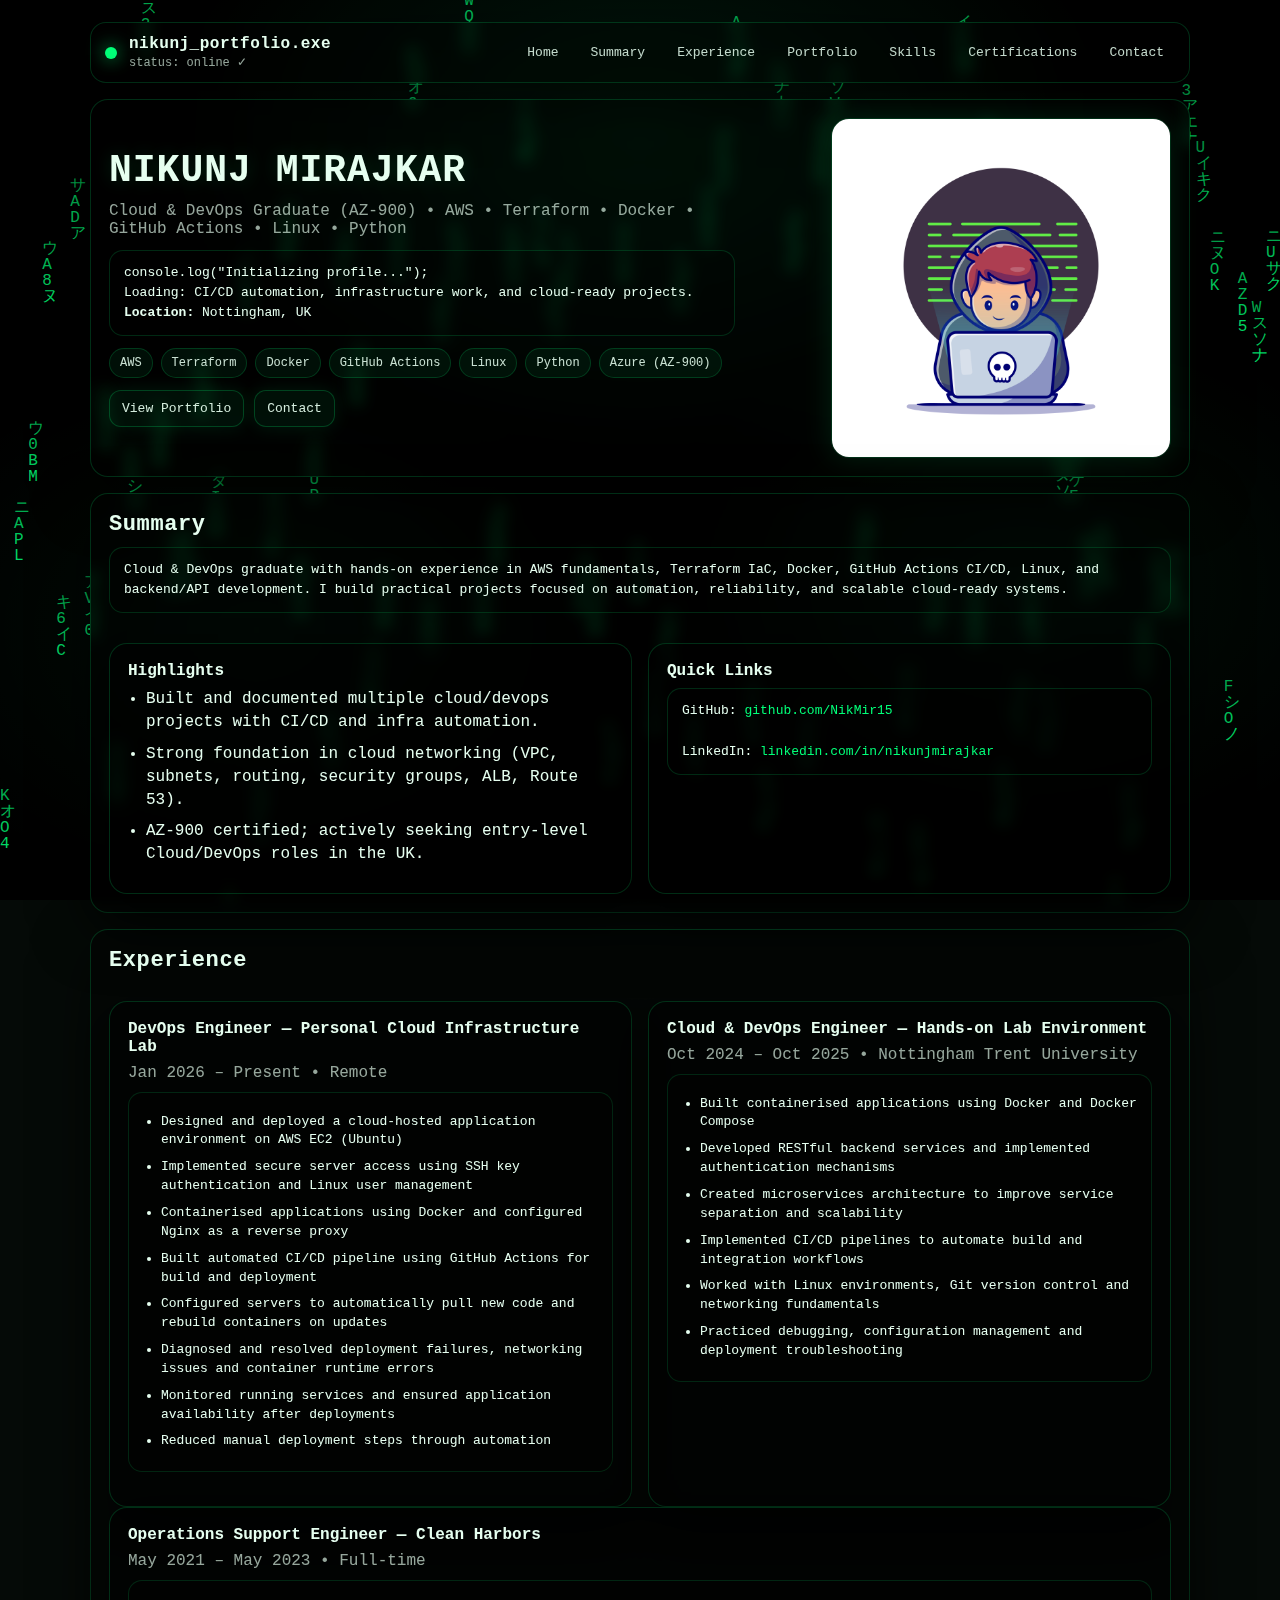
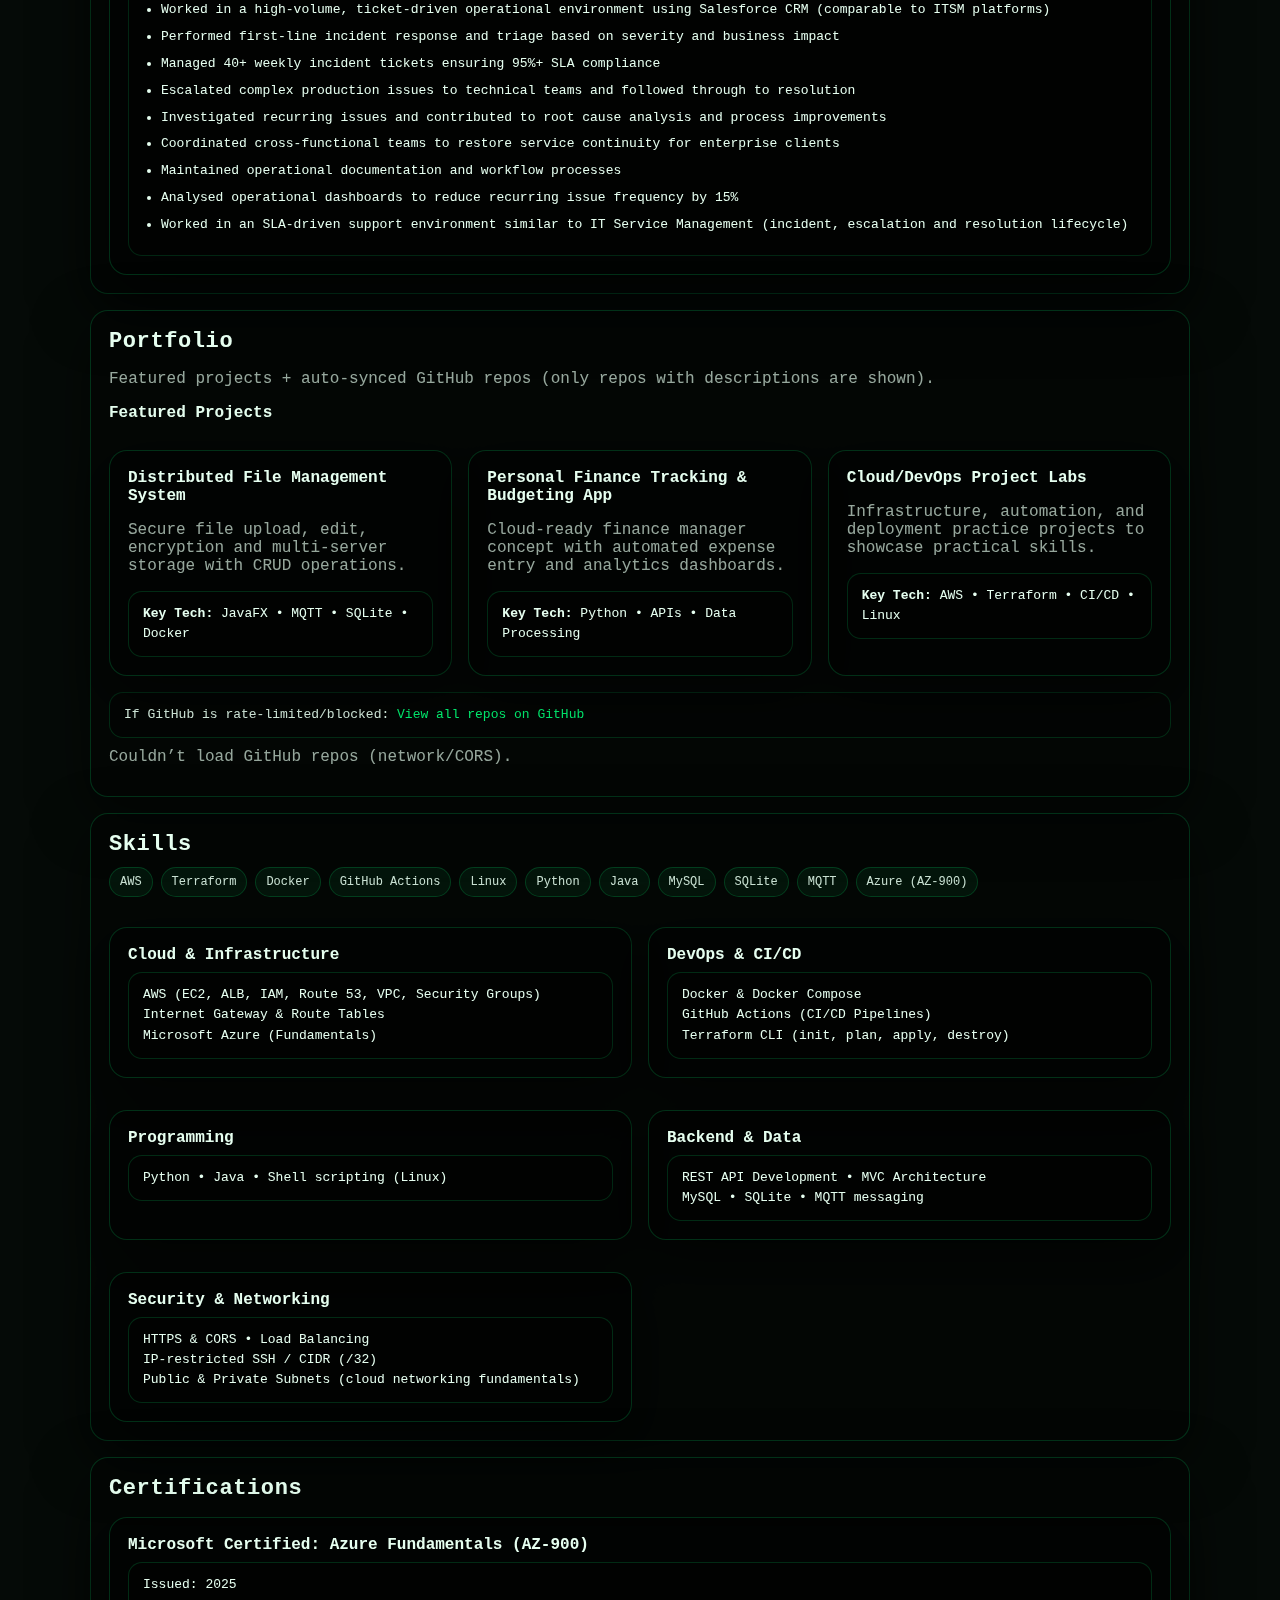
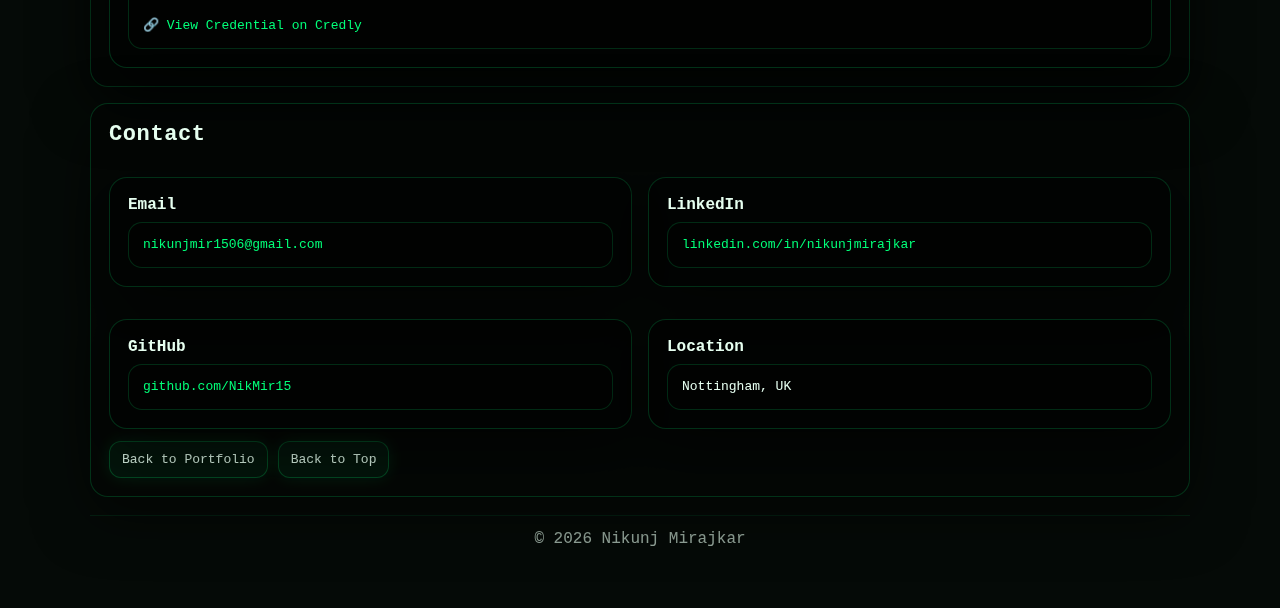
<file: index.html>
<!doctype html>
<html lang="en">
<head>
  <meta charset="utf-8" />
  <meta name="viewport" content="width=device-width,initial-scale=1" />
  <title>Nikunj Mirajkar — Cloud & DevOps (Matrix)</title>
  <meta name="description" content="Single-page Matrix-themed Cloud & DevOps portfolio of Nikunj Mirajkar (AZ-900). AWS, Terraform, Docker, GitHub Actions, Linux, Python." />
  <meta name="theme-color" content="#050a07" />
  <link rel="stylesheet" href="css/styles.css" />
</head>

<body>
  <!-- Matrix background -->
  <canvas id="matrix" aria-hidden="true"></canvas>
  <div class="matrix-overlay" aria-hidden="true"></div>

  <div class="page">
    <div class="container">

      <!-- Header -->
      <header class="header">
        <div class="brand">
          <span class="brand-badge"></span>
          <div class="brand-text">
            <div class="brand-name">nikunj_portfolio.exe</div>
            <div class="brand-sub">status: online ✓</div>
          </div>
        </div>

        <button class="nav-toggle" aria-label="Toggle navigation" aria-expanded="false">&#9776;</button>

        <!-- Single-page nav (anchors) -->
        <nav class="nav" id="main-nav">
          <a href="#home">Home</a>
          <a href="#summary">Summary</a>
          <a href="#experience">Experience</a>
          <a href="#portfolio">Portfolio</a>
          <a href="#skills">Skills</a>
          <a href="#certifications">Certifications</a>
          <a href="#contact">Contact</a>
        </nav>
      </header>

      <!-- HOME -->
      <section id="home" class="card">
        <div class="hero">
          <div class="hero-left">
            <h1 class="h1">NIKUNJ MIRAJKAR</h1>
            <p class="muted hero-sub">
              Cloud & DevOps Graduate (AZ-900) • AWS • Terraform • Docker • GitHub Actions • Linux • Python
            </p>

            <div class="terminal">
              console.log("Initializing profile...");<br>
              Loading: CI/CD automation, infrastructure work, and cloud-ready projects.<br>
              <strong>Location:</strong> Nottingham, UK
            </div>

            <div class="kv">
              <div class="chip">AWS</div>
              <div class="chip">Terraform</div>
              <div class="chip">Docker</div>
              <div class="chip">GitHub Actions</div>
              <div class="chip">Linux</div>
              <div class="chip">Python</div>
              <div class="chip">Azure (AZ-900)</div>
            </div>

            <div class="cta-row">
              <a class="neon-btn" href="#portfolio">View Portfolio</a>
              <a class="neon-btn" href="#contact">Contact</a>
            </div>
          </div>

          <div class="hero-right">
            <img class="hero-image" src="img/profile.jpg" alt="Nikunj Mirajkar" loading="lazy" />
          </div>
        </div>
      </section>

      <!-- SUMMARY -->
      <section id="summary" class="card">
        <h2 class="h2">Summary</h2>

        <div class="terminal">
          Cloud & DevOps graduate with hands-on experience in AWS fundamentals, Terraform IaC, Docker,
          GitHub Actions CI/CD, Linux, and backend/API development. I build practical projects focused
          on automation, reliability, and scalable cloud-ready systems.
        </div>

        <div class="grid-2">
          <div class="card soft">
            <h3 class="h3">Highlights</h3>
            <ul class="list">
              <li>Built and documented multiple cloud/devops projects with CI/CD and infra automation.</li>
              <li>Strong foundation in cloud networking (VPC, subnets, routing, security groups, ALB, Route 53).</li>
              <li>AZ-900 certified; actively seeking entry-level Cloud/DevOps roles in the UK.</li>
            </ul>
          </div>

          <div class="card soft">
            <h3 class="h3">Quick Links</h3>
            <div class="terminal">
              GitHub: <a class="link" href="https://github.com/NikMir15" target="_blank" rel="noopener">github.com/NikMir15</a><br><br>
              LinkedIn: <a class="link" href="https://www.linkedin.com/in/nikunjmirajkar/" target="_blank" rel="noopener">linkedin.com/in/nikunjmirajkar</a>
            </div>
          </div>
        </div>
      </section>

      <!-- EXPERIENCE (MOVED UP) -->
      <section id="experience" class="card">
        <h2 class="h2">Experience</h2>

        <div class="exp-grid">
          <div class="card soft exp-card">
            <h3 class="h3">DevOps Engineer — Personal Cloud Infrastructure Lab</h3>
            <div class="muted">Jan 2026 – Present • Remote</div>

            <div class="terminal exp-body">
              <ul class="list exp-list">
                <li>Designed and deployed a cloud-hosted application environment on AWS EC2 (Ubuntu)</li>
                <li>Implemented secure server access using SSH key authentication and Linux user management</li>
                <li>Containerised applications using Docker and configured Nginx as a reverse proxy</li>
                <li>Built automated CI/CD pipeline using GitHub Actions for build and deployment</li>
                <li>Configured servers to automatically pull new code and rebuild containers on updates</li>
                <li>Diagnosed and resolved deployment failures, networking issues and container runtime errors</li>
                <li>Monitored running services and ensured application availability after deployments</li>
                <li>Reduced manual deployment steps through automation</li>
              </ul>
            </div>
          </div>

          <div class="card soft exp-card">
            <h3 class="h3">Cloud & DevOps Engineer — Hands-on Lab Environment</h3>
            <div class="muted">Oct 2024 – Oct 2025 • Nottingham Trent University</div>

            <div class="terminal exp-body">
              <ul class="list exp-list">
                <li>Built containerised applications using Docker and Docker Compose</li>
                <li>Developed RESTful backend services and implemented authentication mechanisms</li>
                <li>Created microservices architecture to improve service separation and scalability</li>
                <li>Implemented CI/CD pipelines to automate build and integration workflows</li>
                <li>Worked with Linux environments, Git version control and networking fundamentals</li>
                <li>Practiced debugging, configuration management and deployment troubleshooting</li>
              </ul>
            </div>
          </div>
        </div>

        <div class="card soft exp-card exp-full">
          <h3 class="h3">Operations Support Engineer — Clean Harbors</h3>
          <div class="muted">May 2021 – May 2023 • Full-time</div>

          <div class="terminal exp-body">
            <ul class="list exp-list">
              <li>Worked in a high-volume, ticket-driven operational environment using Salesforce CRM (comparable to ITSM platforms)</li>
              <li>Performed first-line incident response and triage based on severity and business impact</li>
              <li>Managed 40+ weekly incident tickets ensuring 95%+ SLA compliance</li>
              <li>Escalated complex production issues to technical teams and followed through to resolution</li>
              <li>Investigated recurring issues and contributed to root cause analysis and process improvements</li>
              <li>Coordinated cross-functional teams to restore service continuity for enterprise clients</li>
              <li>Maintained operational documentation and workflow processes</li>
              <li>Analysed operational dashboards to reduce recurring issue frequency by 15%</li>
              <li>Worked in an SLA-driven support environment similar to IT Service Management (incident, escalation and resolution lifecycle)</li>
            </ul>
          </div>
        </div>
      </section>

      <!-- PORTFOLIO -->
      <section id="portfolio" class="card">
        <h2 class="h2">Portfolio</h2>
        <p class="muted">Featured projects + auto-synced GitHub repos (only repos with descriptions are shown).</p>

        <h3 class="h3" style="margin-top:14px">Featured Projects</h3>
        <div class="projects-grid">
          <div class="project card soft">
            <h3 class="h3">Distributed File Management System</h3>
            <p class="muted">Secure file upload, edit, encryption and multi-server storage with CRUD operations.</p>
            <div class="terminal"><strong>Key Tech:</strong> JavaFX • MQTT • SQLite • Docker</div>
          </div>

          <div class="project card soft">
            <h3 class="h3">Personal Finance Tracking & Budgeting App</h3>
            <p class="muted">Cloud-ready finance manager concept with automated expense entry and analytics dashboards.</p>
            <div class="terminal"><strong>Key Tech:</strong> Python • APIs • Data Processing</div>
          </div>

          <div class="project card soft">
            <h3 class="h3">Cloud/DevOps Project Labs</h3>
            <p class="muted">Infrastructure, automation, and deployment practice projects to showcase practical skills.</p>
            <div class="terminal"><strong>Key Tech:</strong> AWS • Terraform • CI/CD • Linux</div>
          </div>
        </div>

        <div class="terminal" style="margin-top:16px">
          If GitHub is rate-limited/blocked: <a class="link" href="https://github.com/NikMir15" target="_blank" rel="noopener">View all repos on GitHub</a>
        </div>

        <div id="github-status" class="muted" style="margin-top:10px">Loading GitHub repos…</div>
        <div id="github-repos" class="projects-grid" style="margin-top:12px"></div>
      </section>

      <!-- SKILLS -->
      <section id="skills" class="card">
        <h2 class="h2">Skills</h2>

        <div class="kv" style="margin-top:6px">
          <div class="chip">AWS</div>
          <div class="chip">Terraform</div>
          <div class="chip">Docker</div>
          <div class="chip">GitHub Actions</div>
          <div class="chip">Linux</div>
          <div class="chip">Python</div>
          <div class="chip">Java</div>
          <div class="chip">MySQL</div>
          <div class="chip">SQLite</div>
          <div class="chip">MQTT</div>
          <div class="chip">Azure (AZ-900)</div>
        </div>

        <div class="grid-2">
          <div class="card soft">
            <h3 class="h3">Cloud & Infrastructure</h3>
            <div class="terminal">
              AWS (EC2, ALB, IAM, Route 53, VPC, Security Groups)<br>
              Internet Gateway & Route Tables<br>
              Microsoft Azure (Fundamentals)
            </div>
          </div>

          <div class="card soft">
            <h3 class="h3">DevOps & CI/CD</h3>
            <div class="terminal">
              Docker & Docker Compose<br>
              GitHub Actions (CI/CD Pipelines)<br>
              Terraform CLI (init, plan, apply, destroy)
            </div>
          </div>

          <div class="card soft">
            <h3 class="h3">Programming</h3>
            <div class="terminal">Python • Java • Shell scripting (Linux)</div>
          </div>

          <div class="card soft">
            <h3 class="h3">Backend & Data</h3>
            <div class="terminal">
              REST API Development • MVC Architecture<br>
              MySQL • SQLite • MQTT messaging
            </div>
          </div>

          <div class="card soft">
            <h3 class="h3">Security & Networking</h3>
            <div class="terminal">
              HTTPS & CORS • Load Balancing<br>
              IP-restricted SSH / CIDR (/32)<br>
              Public & Private Subnets (cloud networking fundamentals)
            </div>
          </div>
        </div>
      </section>

      <!-- CERTIFICATIONS -->
      <section id="certifications" class="card">
        <h2 class="h2">Certifications</h2>

        <div class="card soft">
          <h3 class="h3">Microsoft Certified: Azure Fundamentals (AZ-900)</h3>
          <div class="terminal">
            Issued: 2025<br><br>
            🔗 <a class="link" href="https://www.credly.com/earner/earned/badge/744eed9d-8a6a-4895-b4ea-1fd875c58ef8" target="_blank" rel="noopener">
              View Credential on Credly
            </a>
          </div>
        </div>
      </section>

      <!-- CONTACT -->
      <section id="contact" class="card">
        <h2 class="h2">Contact</h2>

        <div class="grid-2">
          <div class="card soft">
            <h3 class="h3">Email</h3>
            <div class="terminal">
              <a class="link" href="mailto:nikunjmir1506@gmail.com">nikunjmir1506@gmail.com</a>
            </div>
          </div>

          <div class="card soft">
            <h3 class="h3">LinkedIn</h3>
            <div class="terminal">
              <a class="link" href="https://www.linkedin.com/in/nikunjmirajkar/" target="_blank" rel="noopener">
                linkedin.com/in/nikunjmirajkar
              </a>
            </div>
          </div>

          <div class="card soft">
            <h3 class="h3">GitHub</h3>
            <div class="terminal">
              <a class="link" href="https://github.com/NikMir15" target="_blank" rel="noopener">
                github.com/NikMir15
              </a>
            </div>
          </div>

          <div class="card soft">
            <h3 class="h3">Location</h3>
            <div class="terminal">Nottingham, UK</div>
          </div>
        </div>

        <div class="cta-row">
          <a class="neon-btn" href="#portfolio">Back to Portfolio</a>
          <a class="neon-btn" href="#home">Back to Top</a>
        </div>
      </section>

      <footer class="footer">
        <div class="muted">© <span id="year"></span> Nikunj Mirajkar</div>
      </footer>

    </div>
  </div>

  <script src="js/main.js" defer></script>
  <script src="js/github-projects.js" defer></script>
</body>
</html>
</file>
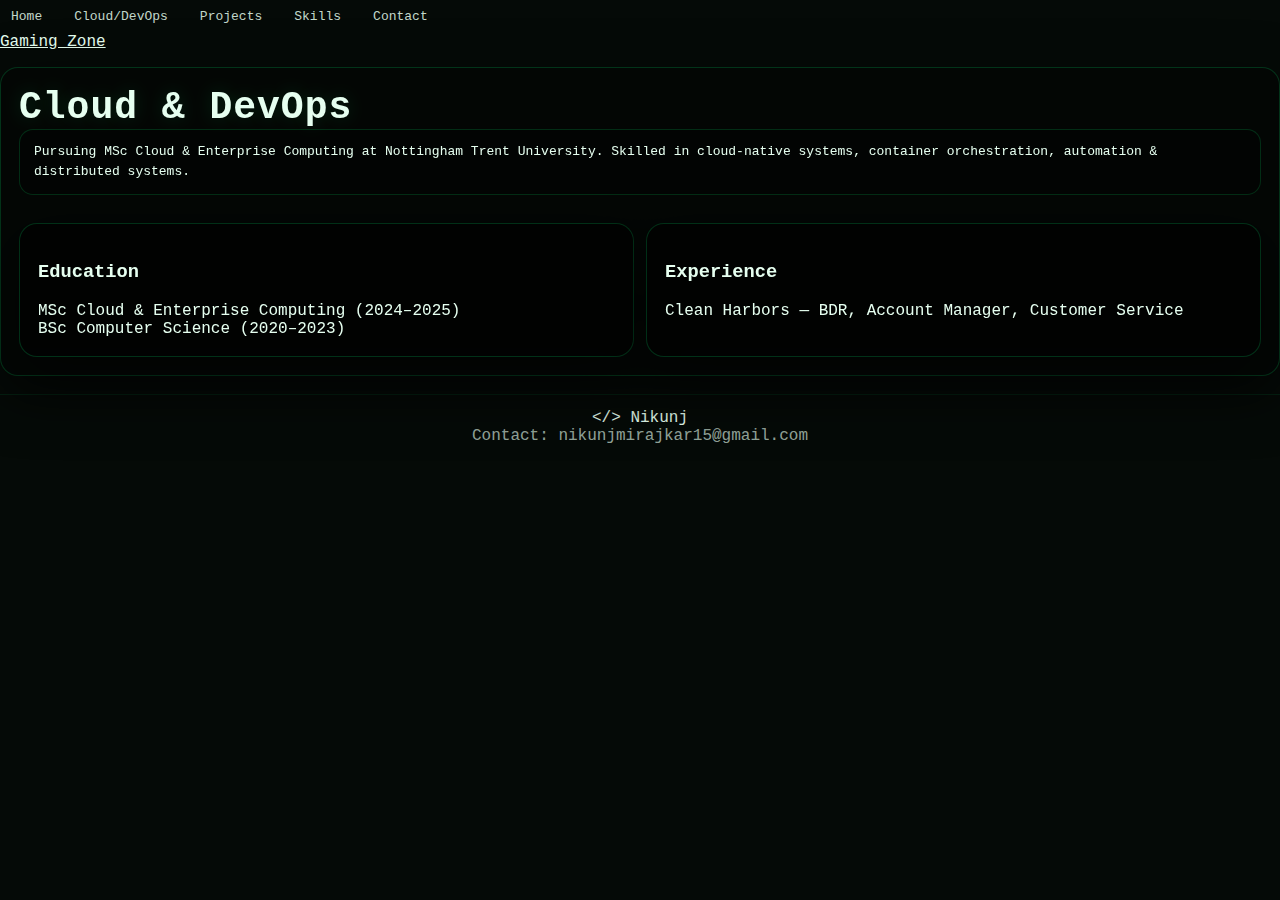
<file: about.html>
<!doctype html>
<html lang="en">

<head>
    <meta charset="utf-8" />
    <title>About — Nikunj</title>
    <link rel="stylesheet" href="css/styles.css" />
</head>

<body>
            <button class="nav-toggle" aria-label="Toggle navigation">&#9776;</button>
            <nav class="nav" id="main-nav">
                <a href="index.html">Home</a>
                <a href="about.html">Cloud/DevOps</a>
                <a href="projects.html">Projects</a>
                <a href="skills.html">Skills</a>
                <a href="contact.html">Contact</a>
            </nav>
            <a href="gaming.html" class="gaming-nav-link">Gaming Zone</a>
        </header>

        <section class="card">
            <h1 class="h1">Cloud & DevOps</h1>
            <div class="terminal">
                Pursuing MSc Cloud & Enterprise Computing at Nottingham Trent University.
                Skilled in cloud-native systems, container orchestration, automation & distributed systems.
            </div>

            <div style="display:grid;grid-template-columns:1fr 1fr;gap:12px;margin-top:12px">
                <div class="card">
                    <h3>Education</h3>
                    <div>MSc Cloud & Enterprise Computing (2024–2025)</div>
                    <div>BSc Computer Science (2020–2023)</div>
                </div>

                <div class="card">
                    <h3>Experience</h3>
                    <div>Clean Harbors — BDR, Account Manager, Customer Service</div>
                </div>
            </div>
        </section>

        <footer class="footer">
            <div>&lt;/&gt; Nikunj</div>
            <div style="color:var(--muted)">Contact: nikunjmirajkar15@gmail.com</div>
        </footer>

    </div>
</body>

</html>
</file>
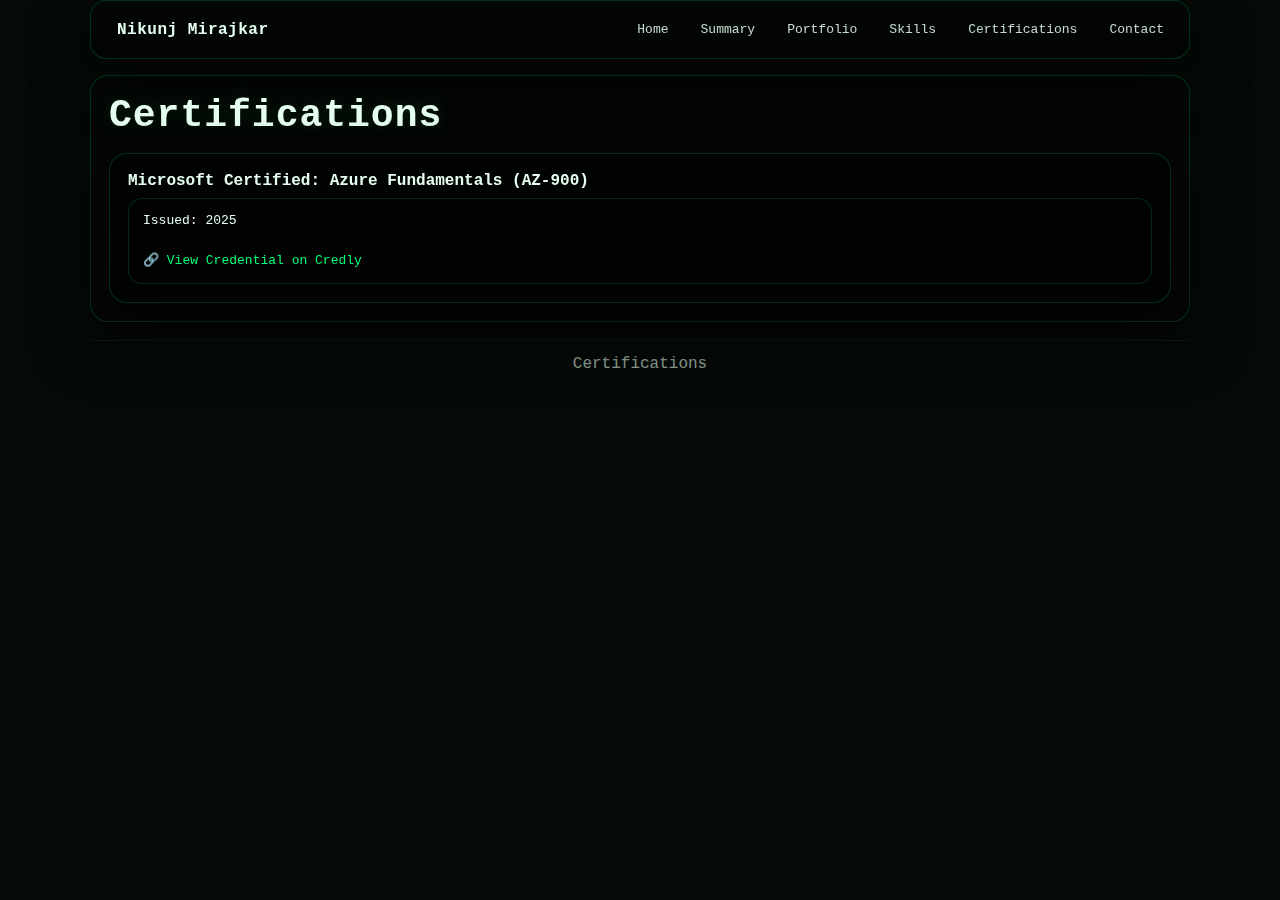
<file: certifications.html>
<!doctype html>
<html lang="en">
<head>
  <meta charset="utf-8" />
  <meta name="viewport" content="width=device-width,initial-scale=1" />
  <title>Certifications — Nikunj Mirajkar</title>
  <meta name="description" content="Certifications of Nikunj Mirajkar (AZ-900)." />
  <link rel="canonical" href="https://nikunjmirajkar.com/certifications.html" />
  <link rel="stylesheet" href="css/styles.css" />
</head>

<body>
  <div class="container">
    <header class="header">
      <div class="brand">
        <span class="brand-dot"></span>
        <span class="brand-name">Nikunj Mirajkar</span>
      </div>

      <button class="nav-toggle" aria-label="Toggle navigation">&#9776;</button>
      <nav class="nav" id="main-nav">
        <a href="index.html">Home</a>
        <a href="summary.html">Summary</a>
        <a href="projects.html">Portfolio</a>
        <a href="skills.html">Skills</a>
        <a href="certifications.html">Certifications</a>
        <a href="contact.html">Contact</a>
      </nav>
    </header>

    <section class="card">
      <h1 class="h1">Certifications</h1>

      <div class="card soft">
        <h3 class="h3">Microsoft Certified: Azure Fundamentals (AZ-900)</h3>
        <div class="terminal">
          Issued: 2025<br><br>
          🔗 <a class="link" href="https://www.credly.com/earner/earned/badge/744eed9d-8a6a-4895-b4ea-1fd875c58ef8" target="_blank" rel="noopener">
            View Credential on Credly
          </a>
        </div>
      </div>
    </section>

    <footer class="footer">
      <div class="muted">Certifications</div>
    </footer>
  </div>

  <script src="js/main.js"></script>
</body>
</html>
</file>
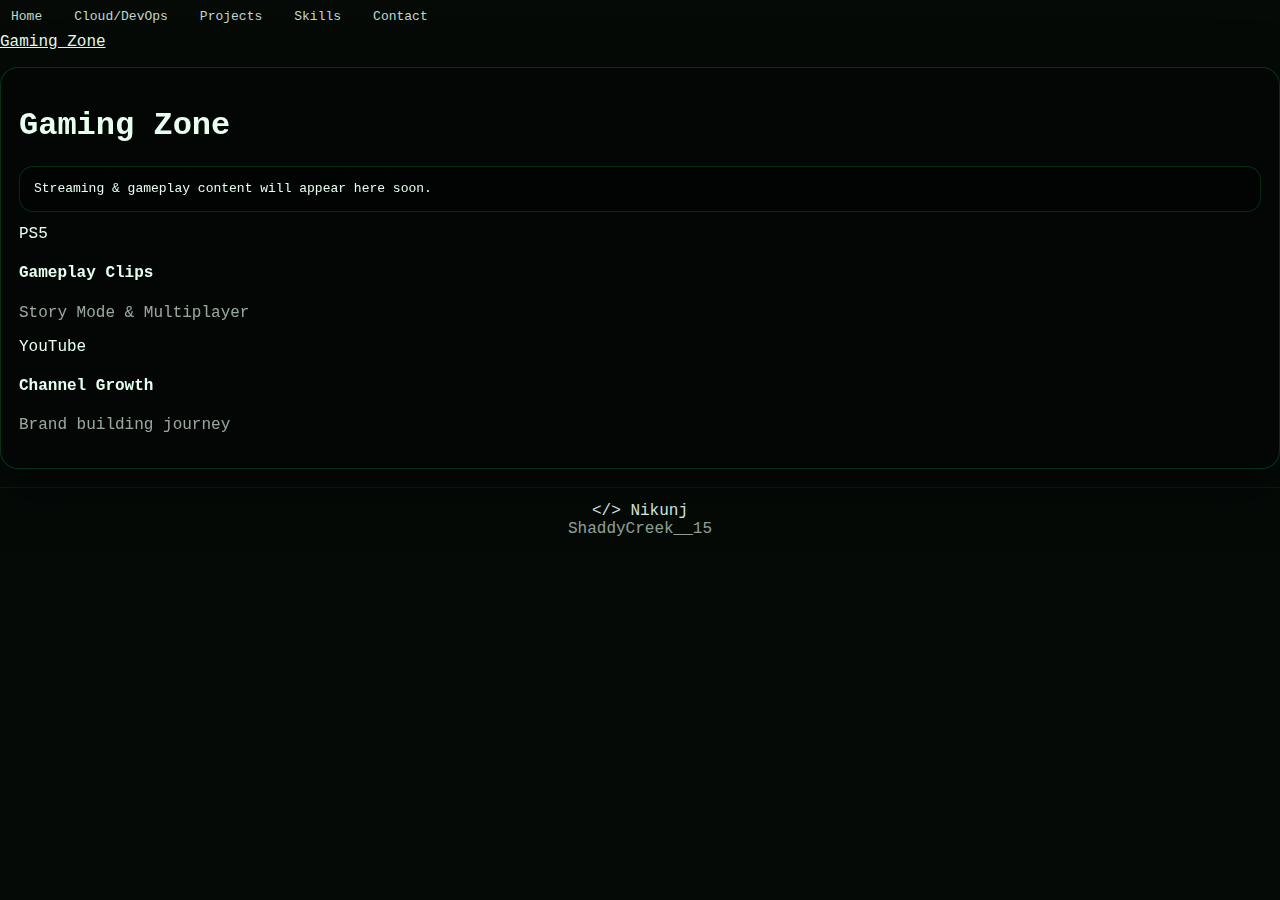
<file: gaming.html>
<!doctype html>
<html lang="en">

<head>
    <meta charset="utf-8" />
    <title>Gaming — Nikunj</title>
    <link rel="stylesheet" href="css/styles.css" />
</head>

<body>
            <button class="nav-toggle" aria-label="Toggle navigation">&#9776;</button>
            <nav class="nav" id="main-nav">
                <a href="index.html">Home</a>
                <a href="about.html">Cloud/DevOps</a>
                <a href="projects.html">Projects</a>
                <a href="skills.html">Skills</a>
                <a href="contact.html">Contact</a>
            </nav>
            <a href="gaming.html" class="gaming-nav-link">Gaming Zone</a>
        </header>

        <section class="card gaming-hero">
            <h1 class="neon-title">Gaming Zone</h1>
            <p class="terminal">Streaming & gameplay content will appear here soon.</p>

            <div class="gaming-grid">
                <div class="gaming-card">
                    <div class="thumbnail">PS5</div>
                    <h4>Gameplay Clips</h4>
                    <p style="color:var(--muted)">Story Mode & Multiplayer</p>
                </div>
                <div class="gaming-card">
                    <div class="thumbnail">YouTube</div>
                    <h4>Channel Growth</h4>
                    <p style="color:var(--muted)">Brand building journey</p>
                </div>
            </div>
        </section>

        <footer class="footer">
            <div>&lt;/&gt; Nikunj</div>
            <div style="color:var(--muted)">ShaddyCreek__15</div>
        </footer>

    </div>
</body>

</html>
</file>
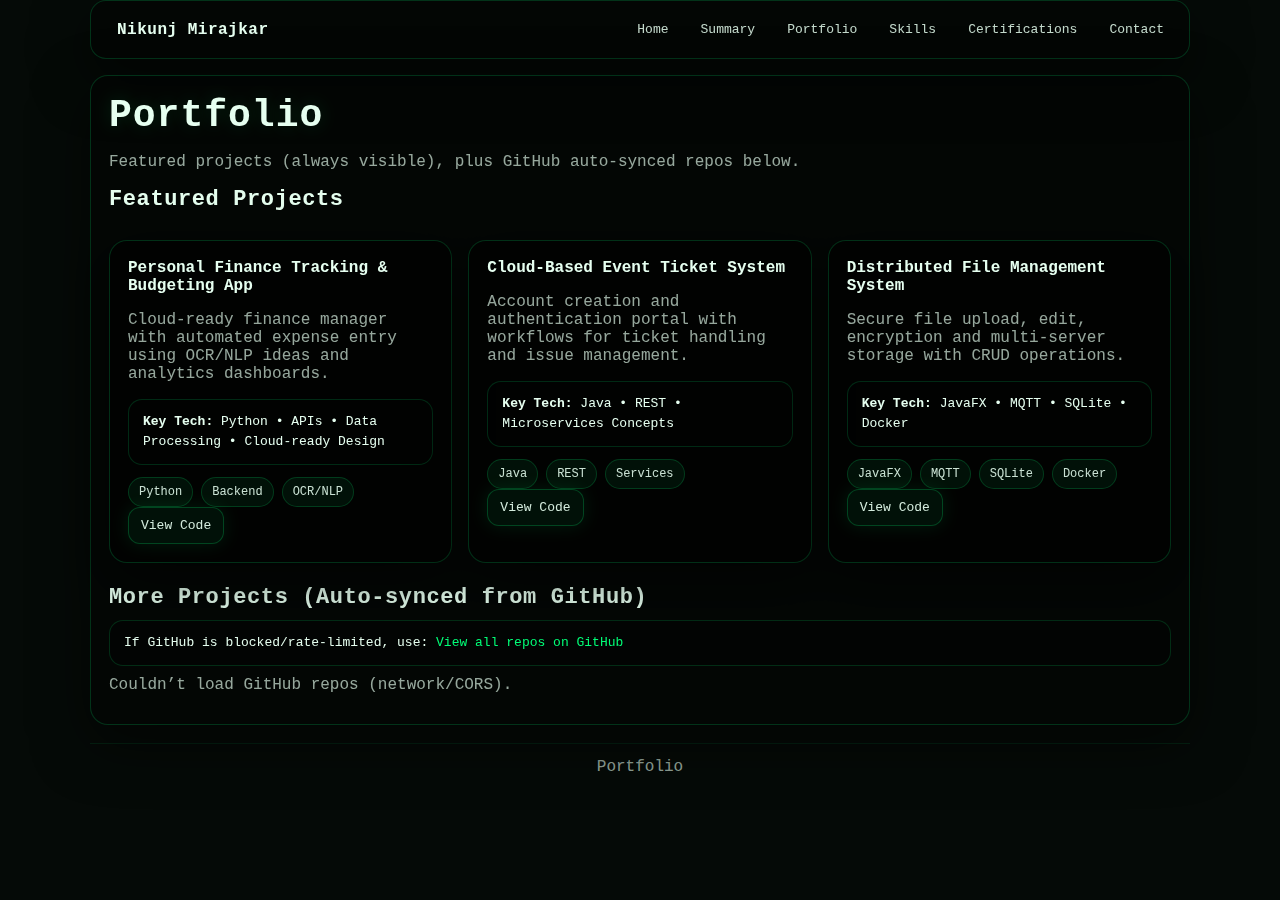
<file: projects.html>
<!doctype html>
<html lang="en">
<head>
  <meta charset="utf-8" />
  <meta name="viewport" content="width=device-width,initial-scale=1" />
  <title>Portfolio — Nikunj Mirajkar</title>
  <meta name="description" content="Featured Cloud/DevOps projects and auto-synced GitHub repositories." />
  <link rel="canonical" href="https://nikunjmirajkar.com/projects.html" />
  <link rel="stylesheet" href="css/styles.css" />
</head>

<body>
  <div class="container">
    <header class="header">
      <div class="brand">
        <span class="brand-dot"></span>
        <span class="brand-name">Nikunj Mirajkar</span>
      </div>

      <button class="nav-toggle" aria-label="Toggle navigation">&#9776;</button>
      <nav class="nav" id="main-nav">
        <a href="index.html">Home</a>
        <a href="summary.html">Summary</a>
        <a href="projects.html">Portfolio</a>
        <a href="skills.html">Skills</a>
        <a href="certifications.html">Certifications</a>
        <a href="contact.html">Contact</a>
      </nav>
    </header>

    <section class="card">
      <h1 class="h1">Portfolio</h1>
      <p class="muted">Featured projects (always visible), plus GitHub auto-synced repos below.</p>

      <!-- Featured Projects -->
      <h2 class="h2">Featured Projects</h2>
      <div class="projects-grid">
        <div class="project card">
          <h3 class="h3">Personal Finance Tracking & Budgeting App</h3>
          <p class="muted">
            Cloud-ready finance manager with automated expense entry using OCR/NLP ideas and analytics dashboards.
          </p>
          <div class="terminal"><strong>Key Tech:</strong> Python • APIs • Data Processing • Cloud-ready Design</div>
          <div class="kv">
            <div class="chip">Python</div>
            <div class="chip">Backend</div>
            <div class="chip">OCR/NLP</div>
          </div>
          <div class="btn-row">
            <a class="neon-btn" href="https://github.com/NikMir15" target="_blank" rel="noopener">View Code</a>
          </div>
        </div>

        <div class="project card">
          <h3 class="h3">Cloud-Based Event Ticket System</h3>
          <p class="muted">
            Account creation and authentication portal with workflows for ticket handling and issue management.
          </p>
          <div class="terminal"><strong>Key Tech:</strong> Java • REST • Microservices Concepts</div>
          <div class="kv">
            <div class="chip">Java</div>
            <div class="chip">REST</div>
            <div class="chip">Services</div>
          </div>
          <div class="btn-row">
            <a class="neon-btn" href="https://github.com/NikMir15" target="_blank" rel="noopener">View Code</a>
          </div>
        </div>

        <div class="project card">
          <h3 class="h3">Distributed File Management System</h3>
          <p class="muted">
            Secure file upload, edit, encryption and multi-server storage with CRUD operations.
          </p>
          <div class="terminal"><strong>Key Tech:</strong> JavaFX • MQTT • SQLite • Docker</div>
          <div class="kv">
            <div class="chip">JavaFX</div>
            <div class="chip">MQTT</div>
            <div class="chip">SQLite</div>
            <div class="chip">Docker</div>
          </div>
          <div class="btn-row">
            <a class="neon-btn" href="https://github.com/NikMir15" target="_blank" rel="noopener">View Code</a>
          </div>
        </div>
      </div>

      <!-- Auto-synced GitHub -->
      <h2 class="h2" style="margin-top:22px">More Projects (Auto-synced from GitHub)</h2>
      <div class="terminal">
        If GitHub is blocked/rate-limited, use:
        <a class="link" href="https://github.com/NikMir15" target="_blank" rel="noopener">View all repos on GitHub</a>
      </div>

      <div id="github-status" class="muted" style="margin-top:10px">Loading GitHub repos…</div>
      <div id="github-repos" class="projects-grid" style="margin-top:12px"></div>
    </section>

    <footer class="footer">
      <div class="muted">Portfolio</div>
    </footer>
  </div>

  <script src="js/main.js"></script>
  <script src="js/github-projects.js"></script>
</body>
</html>
</file>
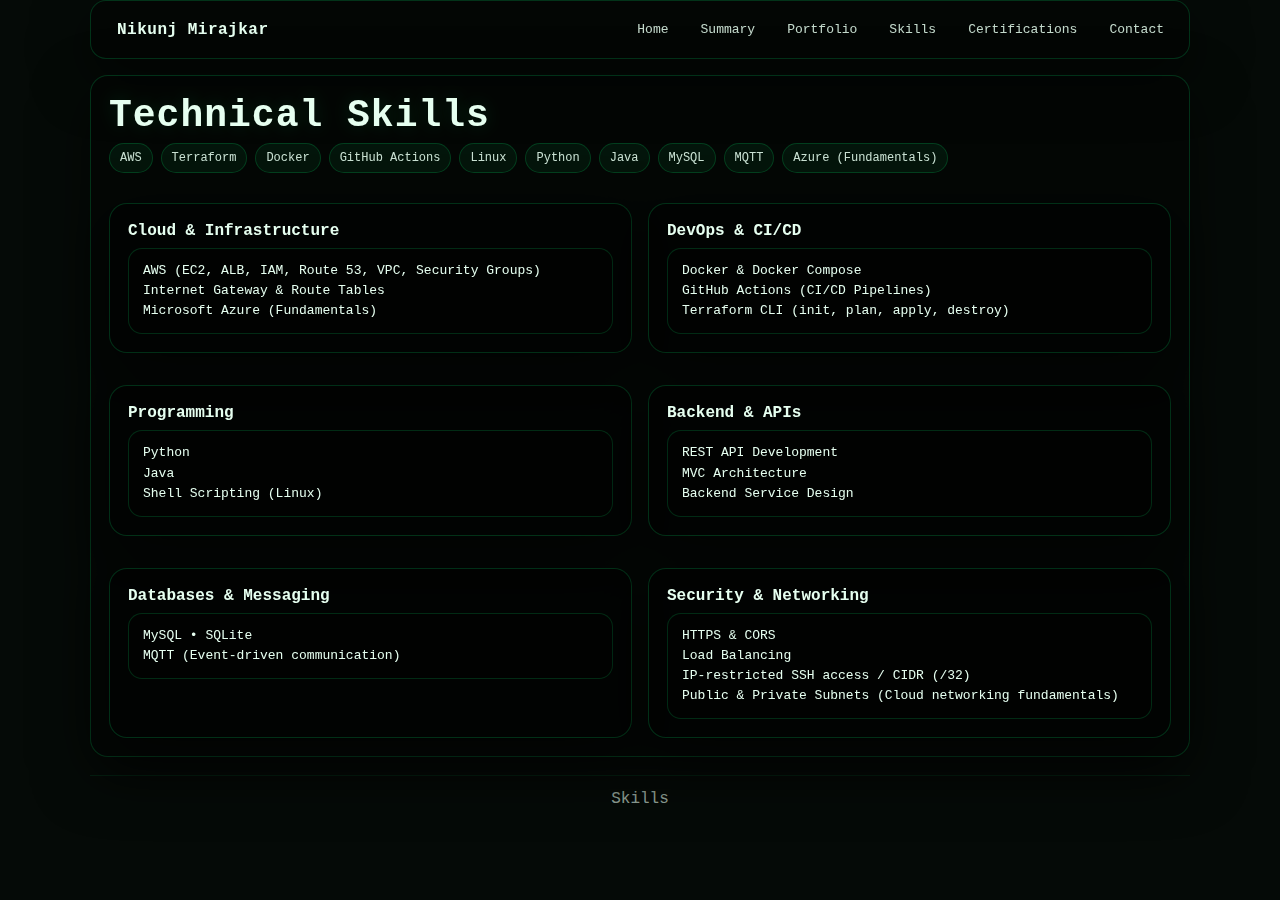
<file: skills.html>
<!doctype html>
<html lang="en">
<head>
  <meta charset="utf-8" />
  <meta name="viewport" content="width=device-width,initial-scale=1" />
  <title>Skills — Nikunj Mirajkar</title>
  <meta name="description" content="Technical skills aligned with Nikunj Mirajkar's CV (Cloud/DevOps)." />
  <link rel="canonical" href="https://nikunjmirajkar.com/skills.html" />
  <link rel="stylesheet" href="css/styles.css" />
</head>

<body>
  <div class="container">
    <header class="header">
      <div class="brand">
        <span class="brand-dot"></span>
        <span class="brand-name">Nikunj Mirajkar</span>
      </div>

      <button class="nav-toggle" aria-label="Toggle navigation">&#9776;</button>
      <nav class="nav" id="main-nav">
        <a href="index.html">Home</a>
        <a href="summary.html">Summary</a>
        <a href="projects.html">Portfolio</a>
        <a href="skills.html">Skills</a>
        <a href="certifications.html">Certifications</a>
        <a href="contact.html">Contact</a>
      </nav>
    </header>

    <section class="card">
      <h1 class="h1">Technical Skills</h1>

      <div class="kv" style="margin-top:6px">
        <div class="chip">AWS</div>
        <div class="chip">Terraform</div>
        <div class="chip">Docker</div>
        <div class="chip">GitHub Actions</div>
        <div class="chip">Linux</div>
        <div class="chip">Python</div>
        <div class="chip">Java</div>
        <div class="chip">MySQL</div>
        <div class="chip">MQTT</div>
        <div class="chip">Azure (Fundamentals)</div>
      </div>

      <div class="grid-2">
        <div class="card soft">
          <h3 class="h3">Cloud & Infrastructure</h3>
          <div class="terminal">
            AWS (EC2, ALB, IAM, Route 53, VPC, Security Groups)<br>
            Internet Gateway & Route Tables<br>
            Microsoft Azure (Fundamentals)
          </div>
        </div>

        <div class="card soft">
          <h3 class="h3">DevOps & CI/CD</h3>
          <div class="terminal">
            Docker & Docker Compose<br>
            GitHub Actions (CI/CD Pipelines)<br>
            Terraform CLI (init, plan, apply, destroy)
          </div>
        </div>

        <div class="card soft">
          <h3 class="h3">Programming</h3>
          <div class="terminal">
            Python<br>
            Java<br>
            Shell Scripting (Linux)
          </div>
        </div>

        <div class="card soft">
          <h3 class="h3">Backend & APIs</h3>
          <div class="terminal">
            REST API Development<br>
            MVC Architecture<br>
            Backend Service Design
          </div>
        </div>

        <div class="card soft">
          <h3 class="h3">Databases & Messaging</h3>
          <div class="terminal">
            MySQL • SQLite<br>
            MQTT (Event-driven communication)
          </div>
        </div>

        <div class="card soft">
          <h3 class="h3">Security & Networking</h3>
          <div class="terminal">
            HTTPS & CORS<br>
            Load Balancing<br>
            IP-restricted SSH access / CIDR (/32)<br>
            Public & Private Subnets (Cloud networking fundamentals)
          </div>
        </div>
      </div>
    </section>

    <footer class="footer">
      <div class="muted">Skills</div>
    </footer>
  </div>

  <script src="js/main.js"></script>
</body>
</html>
</file>
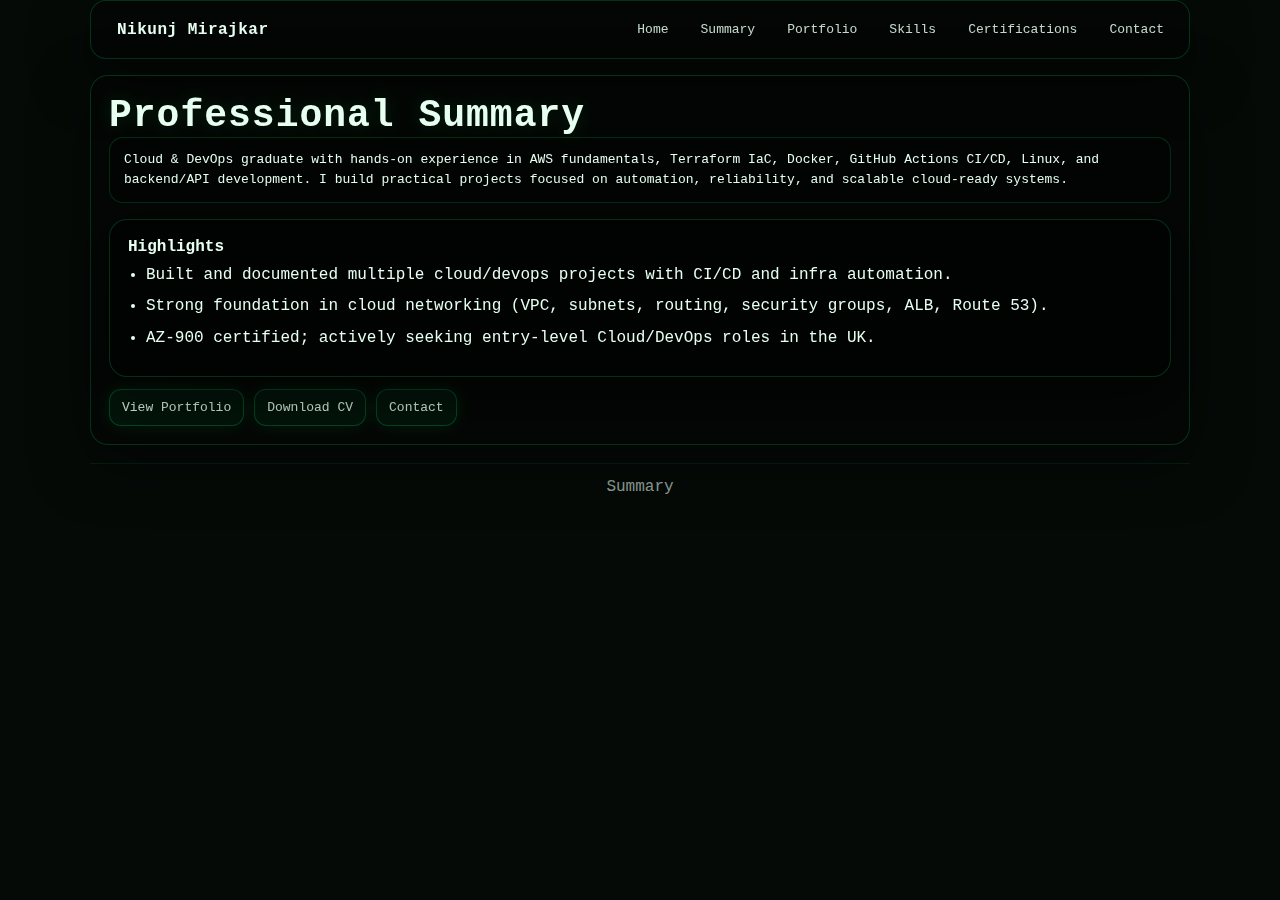
<file: summary.html>
<!doctype html>
<html lang="en">
<head>
  <meta charset="utf-8" />
  <meta name="viewport" content="width=device-width,initial-scale=1" />
  <title>Summary — Nikunj Mirajkar</title>
  <meta name="description" content="Professional summary of Nikunj Mirajkar — Cloud & DevOps graduate (AZ-900)." />
  <link rel="canonical" href="https://nikunjmirajkar.com/summary.html" />
  <link rel="stylesheet" href="css/styles.css" />
</head>

<body>
  <div class="container">
    <header class="header">
      <div class="brand">
        <span class="brand-dot"></span>
        <span class="brand-name">Nikunj Mirajkar</span>
      </div>

      <button class="nav-toggle" aria-label="Toggle navigation">&#9776;</button>
      <nav class="nav" id="main-nav">
        <a href="index.html">Home</a>
        <a href="summary.html">Summary</a>
        <a href="projects.html">Portfolio</a>
        <a href="skills.html">Skills</a>
        <a href="certifications.html">Certifications</a>
        <a href="contact.html">Contact</a>
      </nav>
    </header>

    <section class="card">
      <h1 class="h1">Professional Summary</h1>

      <div class="terminal">
        Cloud & DevOps graduate with hands-on experience in AWS fundamentals, Terraform IaC, Docker,
        GitHub Actions CI/CD, Linux, and backend/API development. I build practical projects focused
        on automation, reliability, and scalable cloud-ready systems.
      </div>

      <div class="card soft">
        <h3 class="h3">Highlights</h3>
        <ul class="list">
          <li>Built and documented multiple cloud/devops projects with CI/CD and infra automation.</li>
          <li>Strong foundation in cloud networking (VPC, subnets, routing, security groups, ALB, Route 53).</li>
          <li>AZ-900 certified; actively seeking entry-level Cloud/DevOps roles in the UK.</li>
        </ul>
      </div>

      <div class="cta-row">
        <a class="neon-btn" href="projects.html">View Portfolio</a>
        <a class="neon-btn" href="Assets/resume.txt" target="_blank" rel="noopener">Download CV</a>
        <a class="neon-btn" href="contact.html">Contact</a>
      </div>
    </section>

    <footer class="footer">
      <div class="muted">Summary</div>
    </footer>
  </div>

  <script src="js/main.js"></script>
</body>
</html>
</file>
<file: css/styles.css>
:root{
  --bg:#050a07;
  --bg2:#070f0a;
  --card:#070c09;
  --card2:#0a130d;
  --text:#e6fff0;
  --muted:rgba(230,255,240,.65);
  --accent:#00ff78;
  --accent2:#00c95f;
  --border:rgba(0,255,120,.18);
  --shadow: 0 18px 55px rgba(0,0,0,.55);
}

*{box-sizing:border-box}
html,body{height:100%}
body{
  margin:0;
  font-family: ui-monospace, SFMono-Regular, Menlo, Monaco, Consolas, "Liberation Mono", "Courier New", monospace;
  color:var(--text);
  background:var(--bg);
  overflow-x:hidden;
}

a{color:inherit}
.link{color:var(--accent); text-decoration:none}
.link:hover{text-decoration:underline}

/* Matrix canvas behind everything */
#matrix{
  position:fixed;
  inset:0;
  width:100%;
  height:100%;
  z-index:0;
  display:block;
  background: radial-gradient(900px 600px at 50% 20%, rgba(0,255,120,.08), transparent 60%),
              linear-gradient(180deg, #050a07, #040705);
}

.matrix-overlay{
  position:fixed;
  inset:0;
  z-index:1;
  pointer-events:none;
  background:
    radial-gradient(900px 600px at 50% 15%, rgba(0,255,120,.10), transparent 55%),
    radial-gradient(700px 500px at 80% 65%, rgba(0,255,120,.06), transparent 55%),
    radial-gradient(700px 500px at 20% 70%, rgba(0,255,120,.05), transparent 55%);
  mix-blend-mode: screen;
  opacity:.9;
}

.page{
  position:relative;
  z-index:2;
  padding:22px 14px 60px;
}

.container{
  max-width:1100px;
  margin:0 auto;
}

/* Header */
.header{
  display:flex;
  align-items:center;
  justify-content:space-between;
  gap:14px;
  padding:12px 14px;
  border:1px solid var(--border);
  border-radius:16px;
  background:rgba(0,0,0,.35);
  box-shadow: var(--shadow);
  backdrop-filter: blur(8px);
}

.brand{display:flex; align-items:center; gap:12px}
.brand-badge{
  width:12px; height:12px; border-radius:50%;
  background:var(--accent);
  box-shadow:0 0 18px rgba(0,255,120,.8);
}
.brand-name{font-weight:800; letter-spacing:.5px}
.brand-sub{font-size:12px; color:var(--muted); margin-top:2px}

.nav{
  display:flex;
  flex-wrap:wrap;
  gap:10px;
  align-items:center;
}
.nav a{
  font-size:13px;
  padding:8px 10px;
  border-radius:10px;
  border:1px solid transparent;
  color:rgba(230,255,240,.85);
  text-decoration:none;
}
.nav a:hover{
  border-color:var(--border);
  background:rgba(0,255,120,.06);
}

.nav-toggle{
  display:none;
  background:transparent;
  border:1px solid var(--border);
  color:var(--text);
  border-radius:12px;
  padding:8px 10px;
  cursor:pointer;
}

/* Cards */
.card{
  margin-top:16px;
  padding:18px 18px;
  border-radius:18px;
  border:1px solid var(--border);
  background:rgba(0,0,0,.35);
  box-shadow: var(--shadow);
  backdrop-filter: blur(8px);
}

.soft{
  background:rgba(0,0,0,.25);
}

/* Typography */
.h1{
  margin:0;
  font-size:38px;
  letter-spacing:1px;
  text-shadow:0 0 18px rgba(0,255,120,.14);
}
.h2{
  margin:0 0 10px 0;
  font-size:22px;
  letter-spacing:.6px;
}
.h3{
  margin:0 0 8px 0;
  font-size:16px;
}

.muted{color:var(--muted)}

.hero{
  display:grid;
  grid-template-columns: 1.2fr .8fr;
  gap:18px;
  align-items:center;
}

.hero-sub{margin:10px 0 12px}

.hero-image{
  width:100%;
  max-width:340px;
  border-radius:18px;
  border:1px solid var(--border);
  box-shadow:0 0 28px rgba(0,255,120,.12);
  display:block;
  margin-left:auto;
}

/* Terminal style */
.terminal{
  padding:12px 14px;
  border-radius:14px;
  border:1px solid rgba(0,255,120,0.16);
  background:rgba(0,0,0,.25);
  line-height:1.55;
  font-size:13px;
}

.kv{
  display:flex;
  flex-wrap:wrap;
  gap:8px;
  margin-top:12px;
}

.chip{
  font-size:12px;
  padding:7px 10px;
  border-radius:999px;
  border:1px solid rgba(0,255,120,.18);
  background:rgba(0,255,120,.06);
  color:rgba(230,255,240,.88);
}

/* Buttons */
.cta-row{
  display:flex;
  flex-wrap:wrap;
  gap:10px;
  margin-top:12px;
}

.neon-btn{
  display:inline-flex;
  align-items:center;
  justify-content:center;
  padding:10px 12px;
  border-radius:12px;
  border:1px solid rgba(0,255,120,.22);
  background:rgba(0,255,120,.06);
  text-decoration:none;
  font-size:13px;
  color:rgba(230,255,240,.92);
  box-shadow:0 0 18px rgba(0,255,120,.10);
}
.neon-btn:hover{
  background:rgba(0,255,120,.10);
  border-color:rgba(0,255,120,.35);
}

/* Layout grids */
.grid-2{
  display:grid;
  grid-template-columns: repeat(2, minmax(0, 1fr));
  gap:16px;
  margin-top:14px;
}

.projects-grid{
  display:grid;
  grid-template-columns: repeat(3, minmax(0, 1fr));
  gap:16px;
  margin-top:12px;
}

.project h4, .project .h3{margin-bottom:8px}

.list{
  margin:0;
  padding-left:18px;
}
.list li{margin:8px 0; line-height:1.45}

/* ==============================
   Experience layout polish
============================== */
.exp-grid{
  display:grid;
  grid-template-columns: repeat(2, minmax(0, 1fr));
  gap:16px;
  margin-top:12px;
}
.exp-card{
  display:flex;
  flex-direction:column;
  height:100%;
}
.exp-full{
  margin-top:16px;
}
.exp-body{
  margin-top:10px;
  padding:12px 14px;
  border:1px solid rgba(0,255,120,0.14);
  border-radius:14px;
  background: rgba(0,0,0,0.22);
}
.exp-list{
  margin:0;
  padding-left:18px;
}
.exp-list li{
  margin:8px 0;
  line-height:1.45;
}

/* Footer */
.footer{
  margin-top:18px;
  padding:14px 6px 0;
  text-align:center;
  border-top:1px solid rgba(0,255,120,.10);
}

/* Responsive */
@media (max-width: 980px){
  .hero{grid-template-columns:1fr; }
  .hero-image{margin:0; max-width:360px}
  .projects-grid{grid-template-columns: repeat(2, minmax(0, 1fr));}
}
@media (max-width: 900px){
  .exp-grid{grid-template-columns:1fr;}
  .exp-full{margin-top:12px}
}
@media (max-width: 720px){
  .grid-2{grid-template-columns:1fr}
  .projects-grid{grid-template-columns:1fr}
  .nav-toggle{display:inline-flex}
  .nav{
    display:none;
    width:100%;
    padding-top:10px;
  }
  .nav.open{display:flex}
  .header{flex-wrap:wrap}
}

/* Reduced motion: calmer matrix */
@media (prefers-reduced-motion: reduce){
  .matrix-overlay{opacity:.55}
}
</file>
